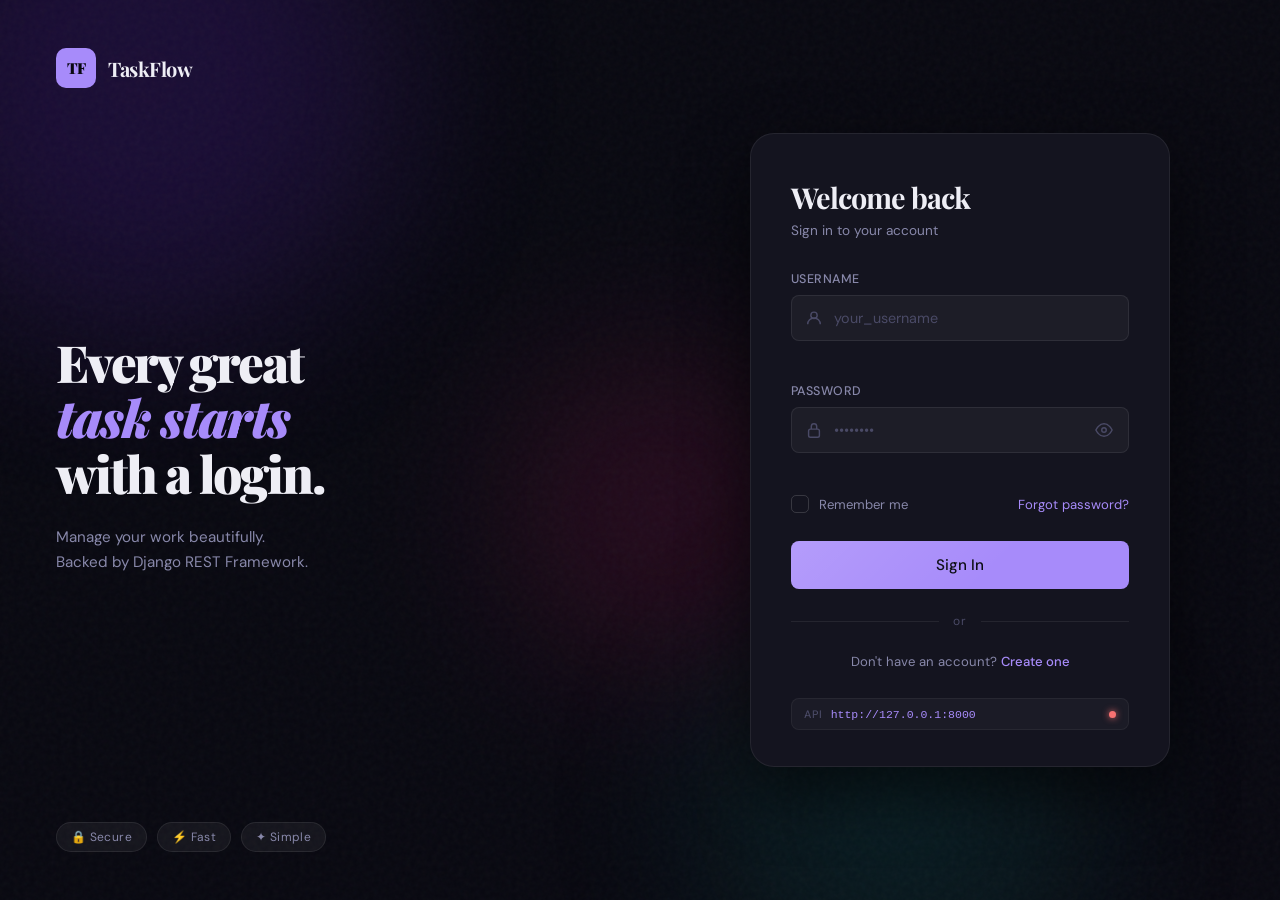
<file: frontend/index.html>
<!DOCTYPE html>
<html lang="en">
<head>
  <meta charset="UTF-8" />
  <meta name="viewport" content="width=device-width, initial-scale=1.0"/>
  <title>TaskFlow — My Tasks</title>
  <link href="https://fonts.googleapis.com/css2?family=Syne:wght@400;600;700;800&family=DM+Mono:wght@300;400;500&display=swap" rel="stylesheet"/>
  <style>
    *, *::before, *::after { box-sizing: border-box; margin: 0; padding: 0; }
    :root {
      --bg:      #0d0d0f;
      --surface: #151518;
      --card:    #1c1c21;
      --border:  #2a2a32;
      --accent:  #6ee7b7;
      --accent2: #fbbf24;
      --danger:  #f87171;
      --text:    #e8e8f0;
      --muted:   #6b6b80;
      --radius:  12px;
    }
    body {
      font-family: 'DM Mono', monospace;
      background: var(--bg);
      color: var(--text);
      min-height: 100vh;
      display: flex;
      flex-direction: column;
      align-items: center;
      padding: 40px 16px 80px;
    }
    body::before {
      content: '';
      position: fixed; inset: 0;
      background-image: url("data:image/svg+xml,%3Csvg viewBox='0 0 256 256' xmlns='http://www.w3.org/2000/svg'%3E%3Cfilter id='n'%3E%3CfeTurbulence type='fractalNoise' baseFrequency='0.9' numOctaves='4' stitchTiles='stitch'/%3E%3C/filter%3E%3Crect width='100%25' height='100%25' filter='url(%23n)' opacity='0.04'/%3E%3C/svg%3E");
      pointer-events: none; z-index: 0; opacity: .6;
    }
    .wrapper { position: relative; z-index: 1; width: 100%; max-width: 640px; }
    header { margin-bottom: 36px; display: flex; justify-content: space-between; align-items: baseline; flex-wrap: wrap; gap: 12px; animation: fadeDown .5s ease both; }
    .logo { font-family:'Syne',sans-serif; font-size:2.4rem; font-weight:800; letter-spacing:-1.5px; line-height:1; }
    .logo span { color: var(--accent); }
    .subtitle { font-size:.78rem; color:var(--muted); margin-top:6px; letter-spacing:.08em; text-transform:uppercase; }
    .logout-btn { background:transparent; border:1px solid var(--border); border-radius:99px; padding:8px 16px; font-size:.7rem; cursor:pointer; color:var(--muted); transition: .2s; }
    .logout-btn:hover { border-color:var(--danger); color:var(--danger); background:rgba(248,113,113,.1); }
    .stats { display:flex; gap:20px; margin-bottom:28px; animation:fadeDown .5s .1s ease both; }
    .stat { background:var(--surface); border:1px solid var(--border); border-radius:var(--radius); padding:10px 18px; font-size:.72rem; color:var(--muted); text-transform:uppercase; letter-spacing:.06em; }
    .stat strong { color:var(--accent); font-size:1.3rem; display:block; font-family:'Syne',sans-serif; font-weight:700; }
    .input-row { display:flex; gap:10px; margin-bottom:24px; animation:fadeDown .5s .15s ease both; }
    input[type="text"] { flex:1; background:var(--surface); border:1px solid var(--border); border-radius:var(--radius); padding:14px 18px; font-family:'DM Mono',monospace; font-size:.9rem; color:var(--text); outline:none; transition:border-color .2s,box-shadow .2s; }
    input[type="text"]::placeholder { color:var(--muted); }
    input[type="text"]:focus { border-color:var(--accent); box-shadow:0 0 0 3px rgba(110,231,183,.12); }
    .btn-add { background:var(--accent); color:#0d0d0f; border:none; border-radius:var(--radius); padding:14px 24px; font-family:'Syne',sans-serif; font-size:.9rem; font-weight:700; cursor:pointer; transition:transform .15s,box-shadow .15s; white-space:nowrap; }
    .btn-add:hover { transform:translateY(-2px); box-shadow:0 6px 20px rgba(110,231,183,.25); }
    .btn-add:active { transform:translateY(0); }
    .filters { display:flex; gap:8px; margin-bottom:20px; animation:fadeDown .5s .2s ease both; }
    .filter-btn { background:transparent; border:1px solid var(--border); border-radius:99px; padding:6px 16px; font-family:'DM Mono',monospace; font-size:.75rem; color:var(--muted); cursor:pointer; transition:all .2s; }
    .filter-btn.active,.filter-btn:hover { background:var(--accent); border-color:var(--accent); color:#0d0d0f; }
    .config-strip { background:var(--surface); border:1px solid var(--border); border-radius:var(--radius); padding:12px 16px; display:flex; align-items:center; gap:10px; margin-bottom:20px; font-size:.75rem; animation:fadeDown .5s .05s ease both; }
    .config-strip label { color:var(--muted); text-transform:uppercase; letter-spacing:.06em; white-space:nowrap; }
    .config-strip input { flex:1; background:transparent; border:none; font-family:'DM Mono',monospace; font-size:.8rem; color:var(--accent); outline:none; }
    .dot { width:8px; height:8px; border-radius:50%; background:var(--muted); flex-shrink:0; transition:background .3s; }
    .dot.connected { background:var(--accent); box-shadow:0 0 8px var(--accent); }
    .todo-list { display:flex; flex-direction:column; gap:10px; animation:fadeDown .5s .25s ease both; }
    .todo-item { background:var(--card); border:1px solid var(--border); border-radius:var(--radius); display:flex; align-items:center; gap:14px; padding:16px 18px; transition:border-color .2s,transform .15s; animation:slideIn .3s ease both; }
    .todo-item:hover { border-color:#3a3a48; transform:translateX(2px); }
    .todo-item.done { opacity:.5; }
    .todo-check { width:22px; height:22px; flex-shrink:0; border:2px solid var(--border); border-radius:6px; cursor:pointer; display:flex; align-items:center; justify-content:center; transition:all .2s; background:transparent; }
    .todo-check.checked { background:var(--accent); border-color:var(--accent); }
    .todo-check.checked::after { content:''; width:5px; height:9px; border-right:2.5px solid #0d0d0f; border-bottom:2.5px solid #0d0d0f; transform:rotate(45deg) translate(-1px,-1px); }
    .todo-text { flex:1; font-size:.9rem; word-break:break-word; }
    .todo-item.done .todo-text { text-decoration:line-through; color:var(--muted); }
    .todo-actions { display:flex; gap:8px; }
    .btn-icon { background:transparent; border:1px solid var(--border); border-radius:8px; width:34px; height:34px; display:flex; align-items:center; justify-content:center; cursor:pointer; font-size:.85rem; transition:all .2s; color:var(--muted); }
    .btn-icon:hover.edit { border-color:var(--accent2); color:var(--accent2); background:rgba(251,191,36,.08); }
    .btn-icon:hover.del  { border-color:var(--danger);  color:var(--danger);  background:rgba(248,113,113,.08); }
    .todo-item.editing .todo-text { display:none; }
    .edit-input { flex:1; background:transparent; border:none; border-bottom:1px solid var(--accent); font-family:'DM Mono',monospace; font-size:.9rem; color:var(--text); outline:none; padding-bottom:2px; display:none; }
    .todo-item.editing .edit-input { display:block; }
    .state-msg { text-align:center; padding:48px 0; color:var(--muted); font-size:.85rem; line-height:1.7; }
    .state-msg .icon { font-size:2.4rem; display:block; margin-bottom:12px; }
    .state-msg code { background:var(--surface); padding:2px 6px; border-radius:4px; font-size:.75rem; }
    #toast { position:fixed; bottom:28px; left:50%; transform:translateX(-50%) translateY(80px); background:var(--card); border:1px solid var(--border); border-radius:99px; padding:10px 22px; font-size:.8rem; color:var(--text); box-shadow:0 12px 40px rgba(0,0,0,.5); transition:transform .3s cubic-bezier(.34,1.56,.64,1); z-index:999; white-space:nowrap; }
    #toast.show { transform:translateX(-50%) translateY(0); }
    #toast.error   { border-color:var(--danger); color:var(--danger); }
    #toast.success { border-color:var(--accent); color:var(--accent); }
    @keyframes fadeDown { from{opacity:0;transform:translateY(-12px)} to{opacity:1;transform:translateY(0)} }
    @keyframes slideIn  { from{opacity:0;transform:translateY(8px)}   to{opacity:1;transform:translateY(0)} }
    .spinner { width:28px; height:28px; border:3px solid var(--border); border-top-color:var(--accent); border-radius:50%; animation:spin .8s linear infinite; margin:40px auto; }
    @keyframes spin { to{transform:rotate(360deg)} }
  </style>
</head>
<body>
<div class="wrapper">
  <header>
    <div>
      <div class="logo">Task<span>Flow</span></div>
      <div class="subtitle">Django REST Framework · JWT Auth</div>
    </div>
    <button class="logout-btn" onclick="logout()">✕ Logout</button>
  </header>

  <div class="config-strip">
    <span class="dot" id="connDot"></span>
    <label>API Base</label>
    <input type="text" id="apiBase" placeholder="http://127.0.0.1:8000"/>
    <button class="filter-btn" style="flex-shrink:0" onclick="fetchTodos()">Connect</button>
  </div>

  <div class="stats">
    <div class="stat"><strong id="statTotal">0</strong>Total</div>
    <div class="stat"><strong id="statDone">0</strong>Done</div>
    <div class="stat"><strong id="statLeft">0</strong>Left</div>
  </div>

  <div class="input-row">
    <input type="text" id="newTask" placeholder="Add a new task…" onkeydown="if(event.key==='Enter')addTodo()"/>
    <button class="btn-add" onclick="addTodo()">+ Add</button>
  </div>

  <div class="filters">
    <button class="filter-btn active" onclick="setFilter('all',this)">All</button>
    <button class="filter-btn" onclick="setFilter('active',this)">Active</button>
    <button class="filter-btn" onclick="setFilter('done',this)">Done</button>
  </div>

  <div class="todo-list" id="todoList">
    <div class="spinner"></div>
  </div>
</div>

<div id="toast"></div>

<script>
  // ------------------------------ AUTH HELPERS ---------------------------------
  function getAccessToken() {
    return localStorage.getItem('access_token');
  }

  function logout() {
    localStorage.removeItem('access_token');
    localStorage.removeItem('refresh_token');
    window.location.href = 'login.html';
  }

  // Redirect to login if token missing
  function ensureAuthenticated() {
    const token = getAccessToken();
    if (!token) {
      window.location.href = 'login.html';
      return false;
    }
    return true;
  }

  // ------------------------------ API HELPERS ---------------------------------
  function getApiBase() {
    let val = document.getElementById('apiBase').value;
    // try to load from localStorage if input is default
    if (val === 'http://127.0.0.1:8000') {
      const saved = localStorage.getItem('api_base_url');
      if (saved) {
        document.getElementById('apiBase').value = saved;
        return saved.replace(/\/$/, '');
      }
    }
    return val.replace(/\/$/, '');
  }

  function saveApiBaseToStorage() {
    const base = getApiBase();
    localStorage.setItem('api_base_url', base);
  }

  function getEndpoint() {
    return getApiBase() + '/api/todos/';
  }

  async function authFetch(url, options = {}) {
    const token = getAccessToken();
    if (!token) {
      logout(); // token missing -> go to login
      throw new Error('No token');
    }
    const headers = {
      'Content-Type': 'application/json',
      'Authorization': `Bearer ${token}`,
      ...options.headers
    };
    const res = await fetch(url, { ...options, headers });
    if (res.status === 401) {
      // Token expired or invalid
      logout();
      throw new Error('Unauthorized – redirecting to login');
    }
    return res;
  }

  // ------------------------------ APP STATE ---------------------------------
  let todos = [], filter = 'all';
  let toastTimer;

  function toast(msg, type='') {
    const el = document.getElementById('toast');
    el.textContent = msg; el.className = 'show ' + type;
    clearTimeout(toastTimer);
    toastTimer = setTimeout(() => el.className = '', 2800);
  }

  function setConnected(ok) {
    document.getElementById('connDot').className = 'dot' + (ok ? ' connected' : '');
  }

  function updateStats() {
    const done = todos.filter(t => t.completed).length;
    document.getElementById('statTotal').textContent = todos.length;
    document.getElementById('statDone').textContent  = done;
    document.getElementById('statLeft').textContent  = todos.length - done;
  }

  function escHtml(s) {
    return String(s).replace(/&/g,'&amp;').replace(/</g,'&lt;').replace(/>/g,'&gt;').replace(/"/g,'&quot;');
  }

  function render() {
    const list = document.getElementById('todoList');
    updateStats();
    const visible = todos.filter(t => filter==='active' ? !t.completed : filter==='done' ? t.completed : true);
    if (!visible.length) {
      list.innerHTML = '<div class="state-msg"><span class="icon">✦</span>No tasks here yet.</div>'; return;
    }
    list.innerHTML = visible.map(t => `
      <div class="todo-item ${t.completed?'done':''}" id="item-${t.id}">
        <div class="todo-check ${t.completed?'checked':''}" onclick="toggleTodo(${t.id},${!t.completed})"></div>
        <span class="todo-text">${escHtml(t.title)}</span>
        <input class="edit-input" value="${escHtml(t.title)}"
               onkeydown="onEditKey(event,${t.id})"
               onblur="saveEdit(${t.id},this.value)"/>
        <div class="todo-actions">
          <button class="btn-icon edit" onclick="startEdit(${t.id})" title="Edit">✎</button>
          <button class="btn-icon del"  onclick="deleteTodo(${t.id})" title="Delete">✕</button>
        </div>
      </div>`).join('');
  }

  function setFilter(f, btn) {
    filter = f;
    document.querySelectorAll('.filter-btn').forEach(b => b.classList.remove('active'));
    btn.classList.add('active'); render();
  }

  // ------------------------------ API CALLS (with auth) -----------------------
  async function fetchTodos() {
    if (!ensureAuthenticated()) return;
    document.getElementById('todoList').innerHTML = '<div class="spinner"></div>';
    try {
      const res = await authFetch(getEndpoint());
      if (!res.ok) throw new Error(res.status);
      let data = await res.json();
      todos = data.results ?? data;
      setConnected(true); render();
    } catch(e) {
      if (e.message === 'Unauthorized – redirecting to login') return;
      setConnected(false);
      document.getElementById('todoList').innerHTML = `
        <div class="state-msg"><span class="icon">⚠</span>
          Cannot fetch tasks.<br/>
          <small>Make sure Django backend is running and token is valid.</small>
        </div>`;
      toast('Failed to load tasks', 'error');
    }
  }

  async function addTodo() {
    if (!ensureAuthenticated()) return;
    const inp = document.getElementById('newTask');
    const title = inp.value.trim();
    if (!title) { toast('Please enter a task title.', 'error'); return; }
    try {
      const res = await authFetch(getEndpoint(), {
        method:'POST', body: JSON.stringify({ title, completed: false })
      });
      if (!res.ok) throw new Error(await res.text());
      const t = await res.json();
      todos.unshift(t); inp.value = ''; render();
      toast('Task added ✓', 'success');
    } catch(e) { toast('Failed to add task.', 'error'); }
  }

  async function toggleTodo(id, completed) {
    if (!ensureAuthenticated()) return;
    const todo = todos.find(t => t.id === id); if (!todo) return;
    try {
      const res = await authFetch(getEndpoint() + id + '/', {
        method:'PATCH', body: JSON.stringify({ completed })
      });
      if (!res.ok) throw new Error();
      todo.completed = completed; render();
      toast(completed ? 'Task completed ✓' : 'Marked active', 'success');
    } catch(e) { toast('Update failed.', 'error'); }
  }

  function startEdit(id) {
    const item = document.getElementById('item-' + id); if (!item) return;
    item.classList.toggle('editing');
    const ei = item.querySelector('.edit-input');
    if (item.classList.contains('editing')) { ei.focus(); ei.select(); }
  }

  function onEditKey(e, id) {
    if (e.key === 'Enter')  saveEdit(id, e.target.value);
    if (e.key === 'Escape') document.getElementById('item-' + id)?.classList.remove('editing');
  }

  async function saveEdit(id, newTitle) {
    if (!ensureAuthenticated()) return;
    newTitle = newTitle.trim(); if (!newTitle) return;
    const todo = todos.find(t => t.id === id);
    if (!todo || todo.title === newTitle) {
      document.getElementById('item-' + id)?.classList.remove('editing'); return;
    }
    try {
      const res = await authFetch(getEndpoint() + id + '/', {
        method:'PATCH', body: JSON.stringify({ title: newTitle })
      });
      if (!res.ok) throw new Error();
      todo.title = newTitle; render();
      toast('Task updated ✓', 'success');
    } catch(e) { toast('Update failed.', 'error'); }
  }

  async function deleteTodo(id) {
    if (!ensureAuthenticated()) return;
    try {
      const res = await authFetch(getEndpoint() + id + '/', { method:'DELETE' });
      if (!res.ok && res.status !== 204) throw new Error();
      todos = todos.filter(t => t.id !== id); render();
      toast('Task deleted.', '');
    } catch(e) { toast('Delete failed.', 'error'); }
  }

  // ------------------------------ INIT & SYNC --------------------------------
  // Load saved API base from localStorage if exists
  (function syncApiBase() {
    const saved = localStorage.getItem('api_base_url');
    if (saved) document.getElementById('apiBase').value = saved;
    document.getElementById('apiBase').addEventListener('change', () => saveApiBaseToStorage());
  })();

  // On page load: if no token, go to login
  if (!getAccessToken()) {
    window.location.href = 'login.html';
  } else {
    fetchTodos();
  }
</script>
</body>
</html>
</file>
<file: frontend/login.css>
/* ─────────────────────────────────────────
   LOGIN.CSS  —  TaskFlow Login Page
   Django REST Framework Frontend
───────────────────────────────────────── */

/* ── Reset & Base ─────────────────────── */
*, *::before, *::after {
  box-sizing: border-box;
  margin: 0;
  padding: 0;
}

:root {
  /* Palette */
  --bg:          #080810;
  --surface:     #10101a;
  --card:        #14141f;
  --card-border: rgba(255,255,255,0.07);
  --accent:      #a78bfa;       /* violet */
  --accent-dim:  rgba(167,139,250,0.15);
  --accent-glow: rgba(167,139,250,0.30);
  --green:       #34d399;
  --red:         #f87171;
  --text:        #eeeef5;
  --text-sub:    #8888aa;
  --text-muted:  #4a4a66;

  /* Blobs */
  --blob1: #6d28d9;
  --blob2: #0f766e;
  --blob3: #be185d;

  /* Type */
  --font-display: 'Playfair Display', serif;
  --font-body:    'DM Sans', sans-serif;

  /* Sizes */
  --radius-sm:  8px;
  --radius-md:  14px;
  --radius-lg:  24px;
  --shadow:     0 24px 64px rgba(0,0,0,0.55);
}

html, body {
  height: 100%;
}

body {
  font-family: var(--font-body);
  background: var(--bg);
  color: var(--text);
  overflow: hidden;
}

/* ── Animated Background Blobs ─────────── */
.bg-blob {
  position: fixed;
  border-radius: 50%;
  filter: blur(90px);
  opacity: 0.18;
  animation: blobFloat 14s ease-in-out infinite alternate;
  pointer-events: none;
  z-index: 0;
}
.blob-1 {
  width: 520px; height: 520px;
  background: var(--blob1);
  top: -180px; left: -120px;
  animation-duration: 16s;
}
.blob-2 {
  width: 380px; height: 380px;
  background: var(--blob2);
  bottom: -100px; right: 15%;
  animation-duration: 20s;
  animation-delay: -5s;
}
.blob-3 {
  width: 300px; height: 300px;
  background: var(--blob3);
  top: 40%; left: 40%;
  animation-duration: 12s;
  animation-delay: -8s;
}
@keyframes blobFloat {
  from { transform: translate(0, 0)   scale(1); }
  to   { transform: translate(30px, 40px) scale(1.1); }
}

/* ── Noise Overlay ────────────────────── */
.noise {
  position: fixed; inset: 0;
  background-image: url("data:image/svg+xml,%3Csvg viewBox='0 0 200 200' xmlns='http://www.w3.org/2000/svg'%3E%3Cfilter id='n'%3E%3CfeTurbulence type='fractalNoise' baseFrequency='0.85' numOctaves='4' stitchTiles='stitch'/%3E%3C/filter%3E%3Crect width='100%25' height='100%25' filter='url(%23n)' opacity='0.035'/%3E%3C/svg%3E");
  pointer-events: none;
  z-index: 0;
}

/* ── Page Layout ───────────────────────── */
.page {
  position: relative;
  z-index: 1;
  display: grid;
  grid-template-columns: 1fr 1fr;
  height: 100vh;
}

/* ── Left Panel ────────────────────────── */
.panel-left {
  display: flex;
  flex-direction: column;
  justify-content: space-between;
  padding: 48px 56px;
  animation: fadeSlide .7s ease both;
}

.brand {
  display: flex;
  align-items: center;
  gap: 12px;
}
.brand-mark {
  width: 40px; height: 40px;
  background: var(--accent);
  border-radius: 10px;
  display: flex; align-items: center; justify-content: center;
  font-family: var(--font-display);
  font-weight: 900;
  font-size: 0.95rem;
  color: #080810;
  letter-spacing: -0.5px;
}
.brand-name {
  font-family: var(--font-display);
  font-weight: 700;
  font-size: 1.25rem;
  color: var(--text);
  letter-spacing: -0.5px;
}

.tagline {
  max-width: 380px;
}
.tagline h1 {
  font-family: var(--font-display);
  font-size: clamp(2.4rem, 4vw, 3.5rem);
  font-weight: 900;
  line-height: 1.08;
  letter-spacing: -2px;
  color: var(--text);
  margin-bottom: 24px;
}
.tagline h1 em {
  font-style: italic;
  color: var(--accent);
}
.tagline p {
  font-size: 0.95rem;
  color: var(--text-sub);
  line-height: 1.65;
}

.left-footer {
  display: flex;
  gap: 10px;
}
.pill {
  background: rgba(255,255,255,0.05);
  border: 1px solid rgba(255,255,255,0.08);
  border-radius: 99px;
  padding: 6px 14px;
  font-size: 0.75rem;
  color: var(--text-sub);
  letter-spacing: 0.03em;
}

/* ── Right Panel ───────────────────────── */
.panel-right {
  display: flex;
  align-items: center;
  justify-content: center;
  padding: 40px 48px;
  animation: fadeSlide .7s .15s ease both;
}

/* ── Form Card ─────────────────────────── */
.form-card {
  width: 100%;
  max-width: 420px;
  background: var(--card);
  border: 1px solid var(--card-border);
  border-radius: var(--radius-lg);
  padding: 44px 40px 36px;
  box-shadow: var(--shadow);
  backdrop-filter: blur(12px);
}

.form-header {
  margin-bottom: 32px;
}
.form-header h2 {
  font-family: var(--font-display);
  font-size: 1.8rem;
  font-weight: 700;
  letter-spacing: -1px;
  color: var(--text);
  margin-bottom: 6px;
}
.form-header p {
  font-size: 0.85rem;
  color: var(--text-sub);
}

/* ── Alert ─────────────────────────────── */
.alert {
  display: none;
  padding: 12px 16px;
  border-radius: var(--radius-sm);
  font-size: 0.82rem;
  margin-bottom: 20px;
  line-height: 1.5;
  animation: alertIn .3s ease;
}
.alert.error {
  display: block;
  background: rgba(248,113,113,0.1);
  border: 1px solid rgba(248,113,113,0.3);
  color: var(--red);
}
.alert.success {
  display: block;
  background: rgba(52,211,153,0.1);
  border: 1px solid rgba(52,211,153,0.3);
  color: var(--green);
}
@keyframes alertIn {
  from { opacity:0; transform: translateY(-6px); }
  to   { opacity:1; transform: translateY(0); }
}

/* ── Field Group ───────────────────────── */
.field-group {
  margin-bottom: 20px;
}
.field-group label {
  display: block;
  font-size: 0.78rem;
  font-weight: 500;
  color: var(--text-sub);
  margin-bottom: 8px;
  letter-spacing: 0.04em;
  text-transform: uppercase;
}

.input-wrap {
  position: relative;
  display: flex;
  align-items: center;
}

.input-icon {
  position: absolute;
  left: 14px;
  width: 18px; height: 18px;
  color: var(--text-muted);
  pointer-events: none;
  flex-shrink: 0;
  transition: color .2s;
}
.input-icon svg {
  width: 100%; height: 100%;
}

.input-wrap input {
  width: 100%;
  background: rgba(255,255,255,0.04);
  border: 1px solid rgba(255,255,255,0.08);
  border-radius: var(--radius-sm);
  padding: 13px 44px 13px 42px;
  font-family: var(--font-body);
  font-size: 0.9rem;
  color: var(--text);
  outline: none;
  transition: border-color .25s, background .25s, box-shadow .25s;
}
.input-wrap input::placeholder {
  color: var(--text-muted);
}
.input-wrap input:focus {
  border-color: var(--accent);
  background: rgba(167,139,250,0.06);
  box-shadow: 0 0 0 3px var(--accent-dim);
}
.input-wrap input:focus + .input-icon,
.field-group:focus-within .input-icon {
  color: var(--accent);
}

/* Error state */
.field-group.has-error .input-wrap input {
  border-color: var(--red);
  background: rgba(248,113,113,0.05);
}
.field-group.has-error .input-wrap input:focus {
  box-shadow: 0 0 0 3px rgba(248,113,113,0.12);
}
.field-error {
  display: block;
  font-size: 0.75rem;
  color: var(--red);
  margin-top: 6px;
  min-height: 16px;
  transition: opacity .2s;
}

/* Password toggle */
.toggle-pass {
  position: absolute;
  right: 12px;
  background: transparent;
  border: none;
  cursor: pointer;
  color: var(--text-muted);
  padding: 4px;
  display: flex;
  align-items: center;
  transition: color .2s;
}
.toggle-pass:hover { color: var(--accent); }
.toggle-pass svg { width: 18px; height: 18px; }
.hidden { display: none !important; }

/* ── Form Options ───────────────────────── */
.form-options {
  display: flex;
  align-items: center;
  justify-content: space-between;
  margin-bottom: 28px;
}

/* Custom checkbox */
.remember {
  display: flex;
  align-items: center;
  gap: 10px;
  cursor: pointer;
  font-size: 0.82rem;
  color: var(--text-sub);
  user-select: none;
}
.remember input[type="checkbox"] {
  display: none;
}
.checkmark {
  width: 18px; height: 18px;
  border: 1.5px solid rgba(255,255,255,0.15);
  border-radius: 5px;
  background: transparent;
  display: flex; align-items: center; justify-content: center;
  flex-shrink: 0;
  transition: all .2s;
}
.remember input:checked ~ .checkmark {
  background: var(--accent);
  border-color: var(--accent);
}
.remember input:checked ~ .checkmark::after {
  content: '';
  width: 4px; height: 7px;
  border-right: 2px solid #080810;
  border-bottom: 2px solid #080810;
  transform: rotate(45deg) translate(-1px,-1px);
}

.forgot-link {
  font-size: 0.82rem;
  color: var(--accent);
  text-decoration: none;
  transition: opacity .2s;
}
.forgot-link:hover { opacity: 0.75; }

/* ── Submit Button ─────────────────────── */
.btn-submit {
  width: 100%;
  background: var(--accent);
  color: #080810;
  border: none;
  border-radius: var(--radius-sm);
  padding: 14px;
  font-family: var(--font-body);
  font-size: 0.95rem;
  font-weight: 500;
  cursor: pointer;
  position: relative;
  display: flex;
  align-items: center;
  justify-content: center;
  gap: 10px;
  transition: transform .2s, box-shadow .2s, opacity .2s;
  overflow: hidden;
}
.btn-submit::before {
  content: '';
  position: absolute;
  inset: 0;
  background: linear-gradient(135deg, rgba(255,255,255,0.15) 0%, transparent 60%);
  pointer-events: none;
}
.btn-submit:hover:not(:disabled) {
  transform: translateY(-2px);
  box-shadow: 0 8px 28px var(--accent-glow);
}
.btn-submit:active:not(:disabled) { transform: translateY(0); }
.btn-submit:disabled {
  opacity: 0.65;
  cursor: not-allowed;
}

.btn-loader {
  display: none;
  width: 16px; height: 16px;
  border: 2px solid rgba(8,8,16,0.3);
  border-top-color: #080810;
  border-radius: 50%;
  animation: spin .7s linear infinite;
}
.btn-submit.loading .btn-loader { display: block; }
.btn-submit.loading .btn-text   { opacity: 0.6; }

@keyframes spin { to { transform: rotate(360deg); } }

/* ── Divider ───────────────────────────── */
.form-divider {
  display: flex;
  align-items: center;
  gap: 14px;
  margin: 24px 0;
}
.form-divider::before,
.form-divider::after {
  content: '';
  flex: 1;
  height: 1px;
  background: rgba(255,255,255,0.07);
}
.form-divider span {
  font-size: 0.75rem;
  color: var(--text-muted);
  letter-spacing: 0.05em;
}

/* ── Register Link ─────────────────────── */
.register-link {
  text-align: center;
  font-size: 0.82rem;
  color: var(--text-sub);
  margin-bottom: 28px;
}
.register-link a {
  color: var(--accent);
  text-decoration: none;
  font-weight: 500;
  transition: opacity .2s;
}
.register-link a:hover { opacity: 0.75; }

/* ── API Config Strip ──────────────────── */
.api-config {
  display: flex;
  align-items: center;
  gap: 8px;
  background: rgba(255,255,255,0.03);
  border: 1px solid rgba(255,255,255,0.05);
  border-radius: var(--radius-sm);
  padding: 8px 12px;
}
.api-config label {
  font-size: 0.68rem;
  color: var(--text-muted);
  text-transform: uppercase;
  letter-spacing: 0.08em;
  white-space: nowrap;
  font-weight: 500;
}
.api-config input {
  flex: 1;
  background: transparent;
  border: none;
  outline: none;
  font-family: 'DM Mono', 'Courier New', monospace;
  font-size: 0.72rem;
  color: var(--accent);
}
.conn-dot {
  width: 7px; height: 7px;
  border-radius: 50%;
  background: var(--text-muted);
  flex-shrink: 0;
  transition: background .4s, box-shadow .4s;
}
.conn-dot.connected {
  background: var(--green);
  box-shadow: 0 0 7px var(--green);
}
.conn-dot.error {
  background: var(--red);
  box-shadow: 0 0 7px var(--red);
}

/* ── Animations ────────────────────────── */
@keyframes fadeSlide {
  from { opacity: 0; transform: translateY(16px); }
  to   { opacity: 1; transform: translateY(0); }
}

/* ── Responsive ────────────────────────── */
@media (max-width: 768px) {
  body { overflow: auto; }
  .page { grid-template-columns: 1fr; }
  .panel-left { display: none; }
  .panel-right { height: 100vh; padding: 24px 20px; }
  .form-card { padding: 36px 28px 28px; }
}
</file>
